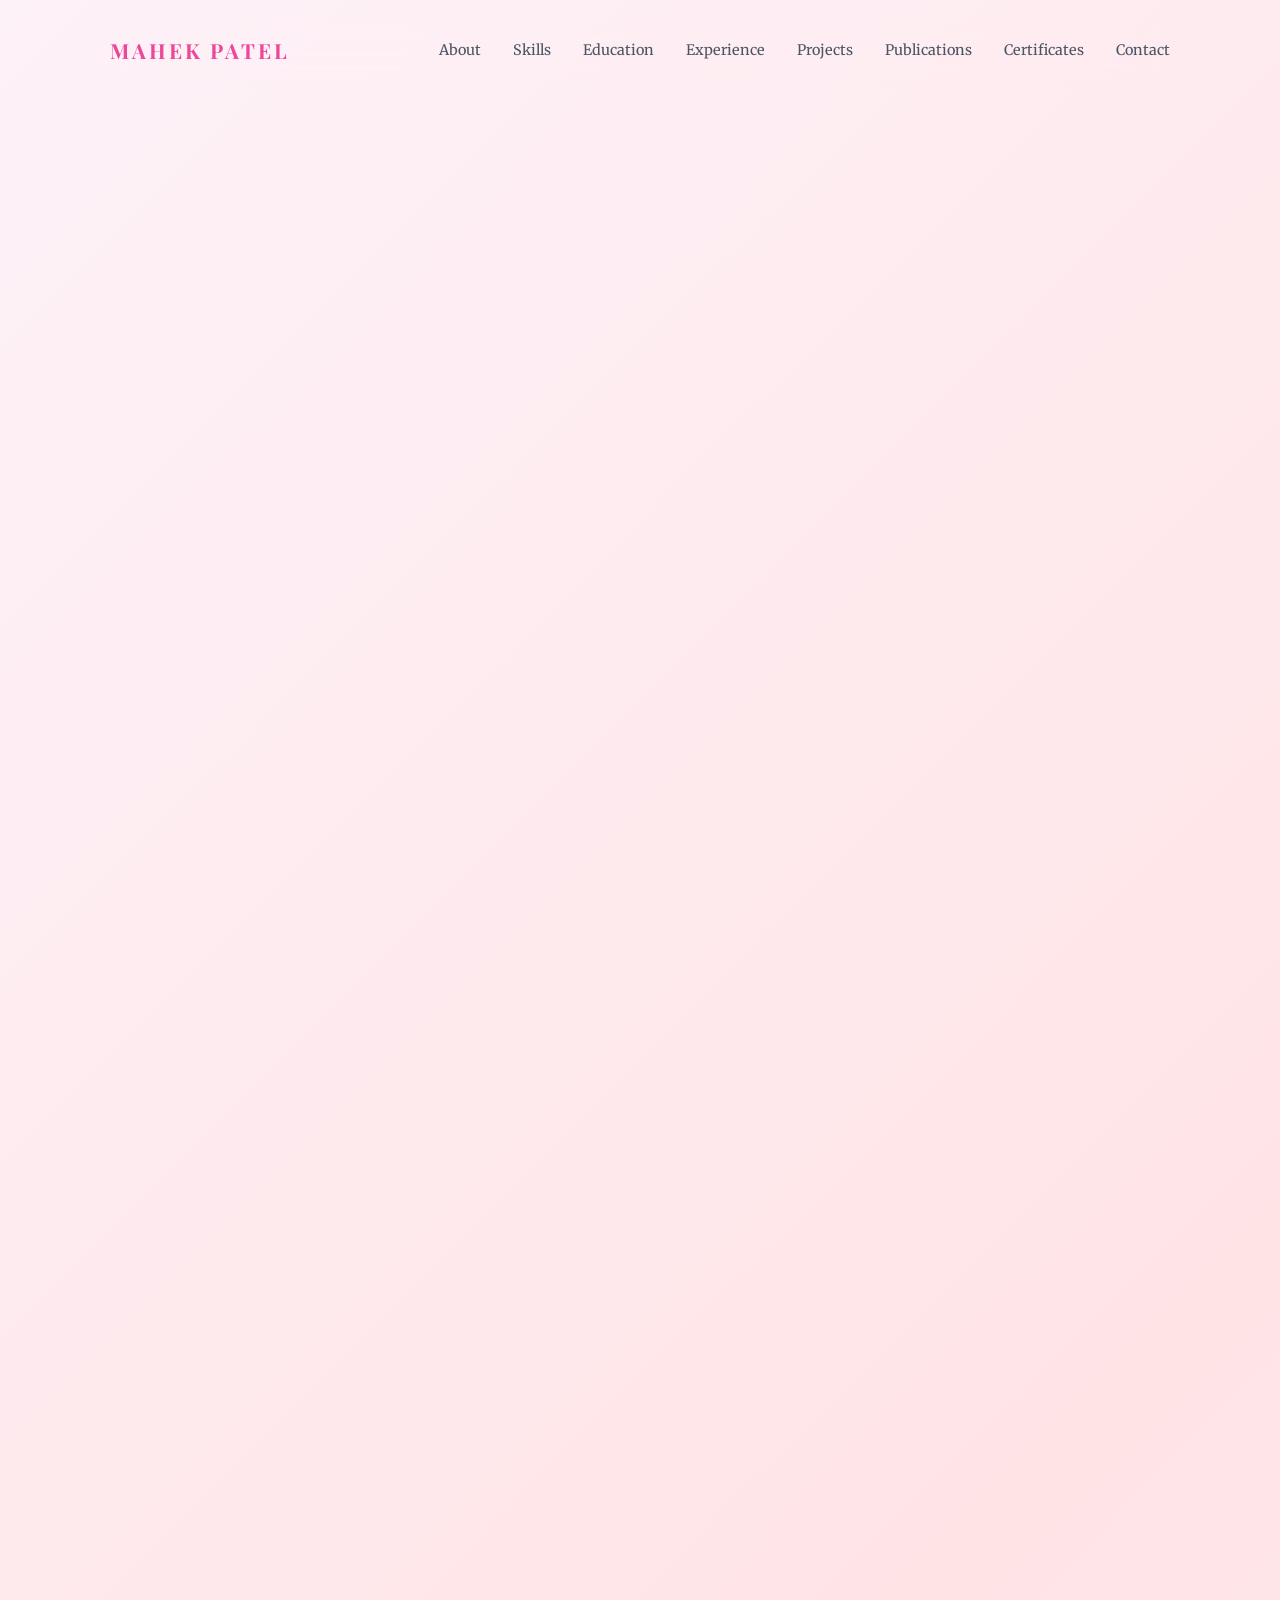
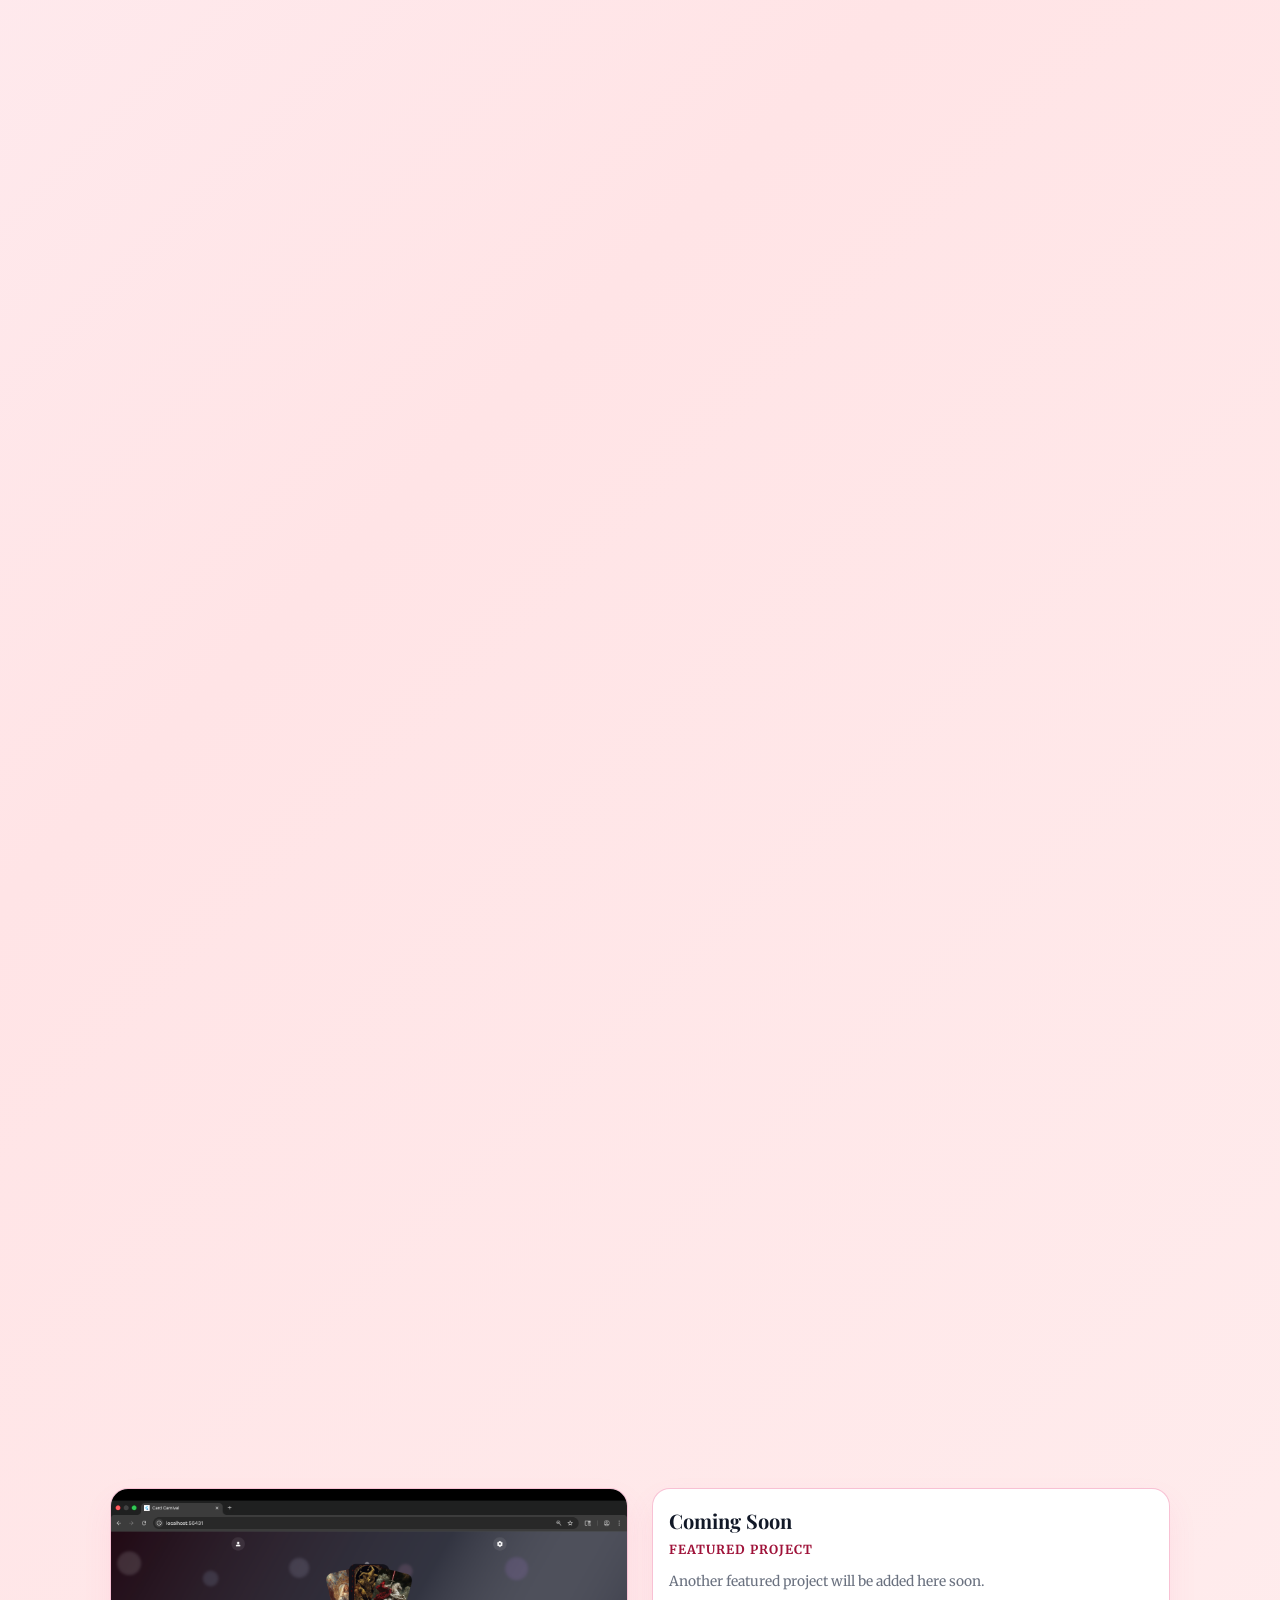
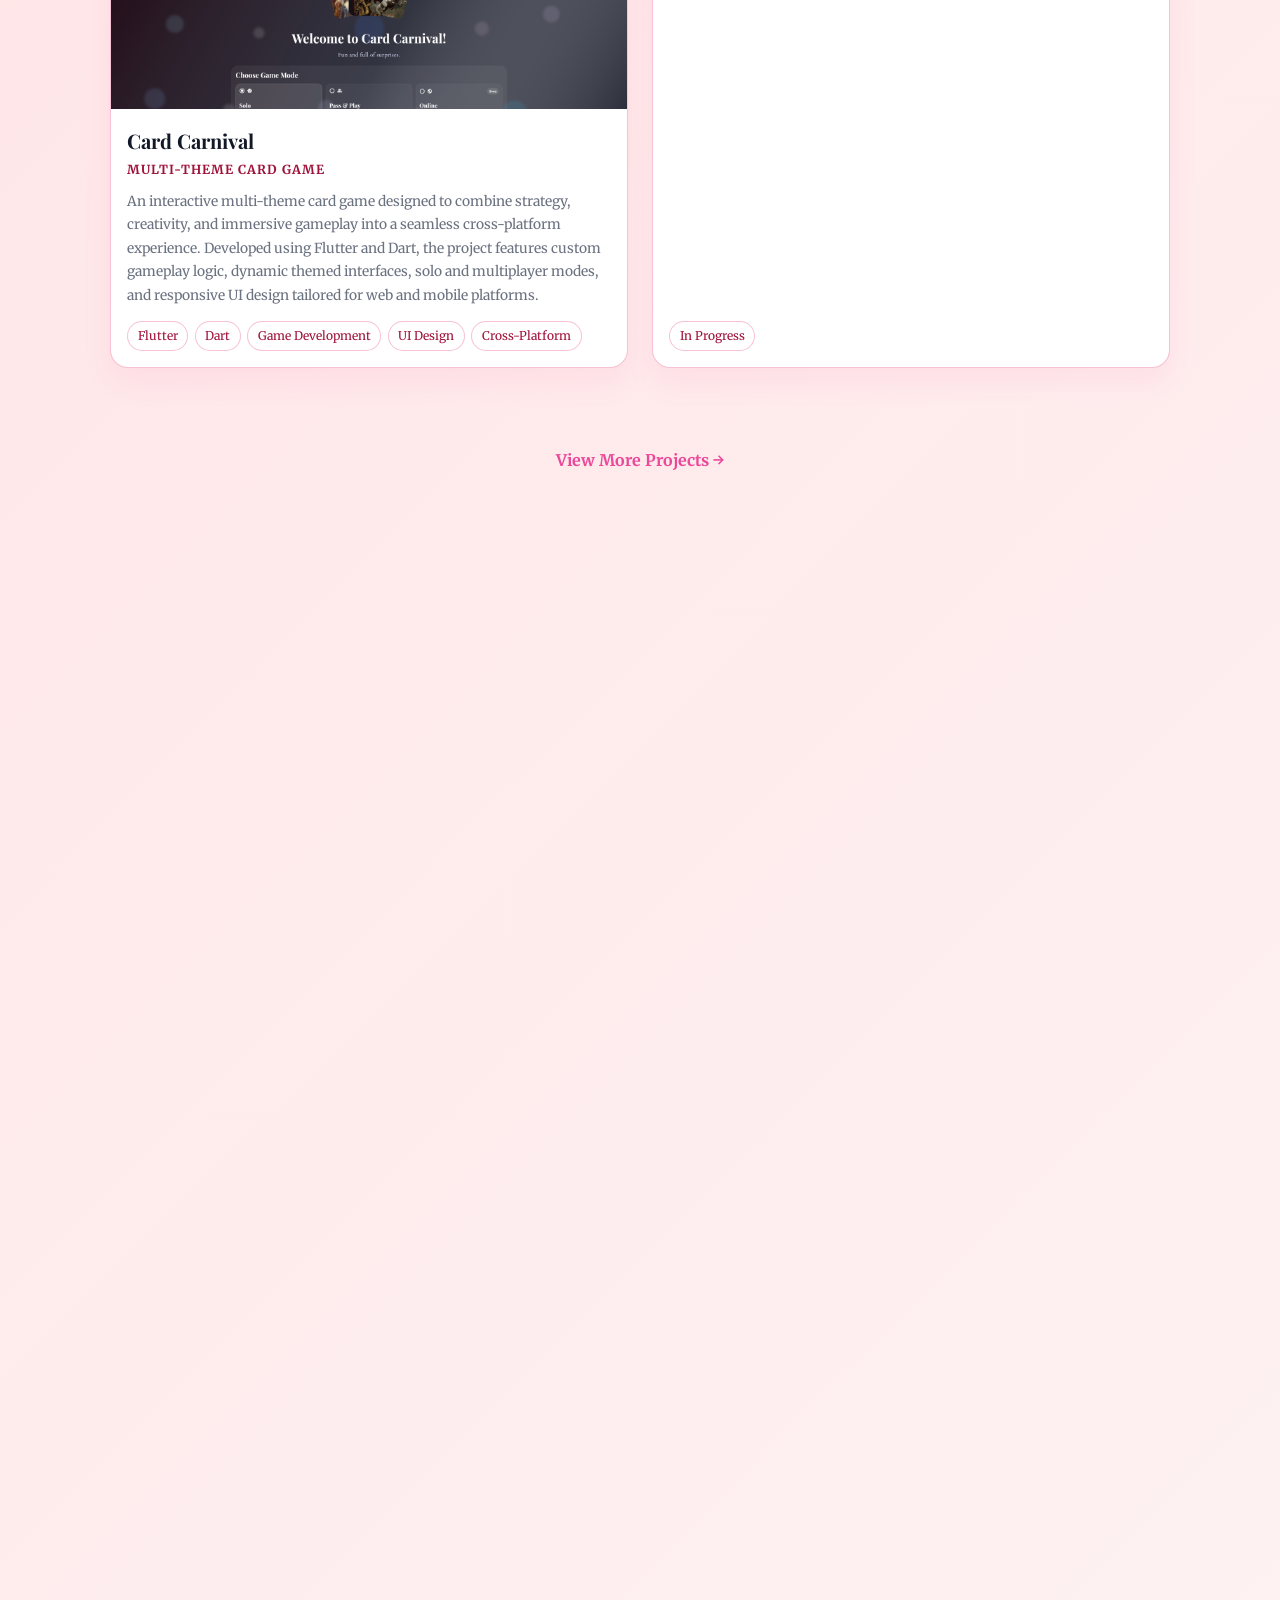
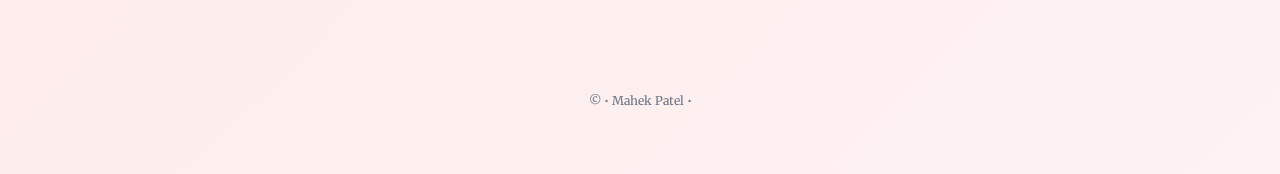
<file: index.html>
<!DOCTYPE html>
<html lang="en">
<head>
  <meta http-equiv="Cache-Control" content="no-cache, no-store, must-revalidate">
  <meta http-equiv="Pragma" content="no-cache">
  <meta http-equiv="Expires" content="0">
  <meta charset="UTF-8" />
  <meta name="viewport" content="width=device-width, initial-scale=1.0" />
  <title>Mahek Patel | Portfolio</title>

  <link rel="preconnect" href="https://fonts.googleapis.com">
  <link rel="preconnect" href="https://fonts.gstatic.com" crossorigin>
  <link href="https://fonts.googleapis.com/css2?family=Playfair+Display:wght@500;600;700&family=Merriweather:wght@300;400;700&display=swap" rel="stylesheet">

  <link rel="stylesheet" href="style.css" />
</head>
<body>
  <div class="page">
    <header>
      <nav class="nav">
        <div class="logo">MAHEK PATEL</div>

        <button class="menu-toggle" id="menuToggle" aria-label="Open navigation menu">
          ☰
        </button>

        <div class="nav-links" id="navLinks">
          <a href="#about">About</a>
          <a href="#skills">Skills</a>
          <a href="#education">Education</a>
          <a href="#experience">Experience</a>
          <a href="#projects">Projects</a>
          <a href="#publications">Publications</a>
          <a href="#certificates">Certificates</a>
          <a href="#contact">Contact</a>
        </div>
      </nav>
    </header>

    <section class="hero" id="about">
      <div class="hero-inner">
        <div class="hero-photo-block">
          <div class="photo-circle">
            <img src="mehek1.jpg" alt="Mahek Patel" />
          </div>
        </div>

        <div class="hero-about-card">
          <h1 class="pink-title">About me!</h1>
          <p>
  I am a graduate student pursuing an <strong>M.S. in Information Technology Management</strong>
  with a foundation in <strong>Information Technology</strong> and
  <strong>Data Science</strong>. Over the years, I have built experience across
  software development, machine learning, analytics, research, and technical projects.
</p>

<p>
  While my journey began in highly technical disciplines, I discovered that what
  excited me most was not simply building solutions, but bringing people together
  to create them. I am naturally drawn to <strong>planning, coordination, communication,
  and leadership</strong>, helping teams navigate challenges and achieve shared goals.
</p>

<p>
  As I continue building my career, I am pursuing opportunities in
  <strong>Project Management, Program Management, and Technology Leadership</strong>,
  with long-term aspirations of growing into strategic leadership roles.
</p>
        </div>
      </div>

      <div class="hero-actions-row">
        <a href="#" class="btn btn-primary">Resume</a>
        <a href="#contact" class="btn btn-outline">Contact</a>
      </div>
    </section>

    <main>
      <section id="skills">
        <h2 class="section-title"><span class="pink-title">Skills</span></h2>
        <div class="skills-grid">
          
          <div class="skills-card">
            <h3>Professional skills</h3>
            <div class="skills-tags scroll-box categorized">
              
              <div class="skill-category">
                <h4>Strategic Communication</h4>
                <div class="category-tags">
                  <span class="skills-tag">Technical Documentation</span>
                  <span class="skills-tag">Project Documentation</span>
                  <span class="skills-tag">Stakeholder Reporting</span>
                  <span class="skills-tag">Data Storytelling</span>
                  <span class="skills-tag">Communication</span>
                </div>
              </div>

              <div class="skill-category">
                <h4>Product Thinking & Research</h4>
                <div class="category-tags">
                  <span class="skills-tag">User-Centered Design</span>
                  <span class="skills-tag">User Feedback Iteration</span>
                  <span class="skills-tag">Rapid Prototyping</span>
                  <span class="skills-tag">Competitive Research</span>
                  <span class="skills-tag">Iterative Game Mechanics</span>
                </div>
              </div>

              <div class="skill-category">
                <h4>Collaboration & Management</h4>
                <div class="category-tags">
                  <span class="skills-tag">Cross-team Collaboration</span>
                  <span class="skills-tag">Project Planning (Gantt)</span>
                  <span class="skills-tag">Requirement Clarification</span>
                  <span class="skills-tag">Team Collaboration</span>
                </div>
              </div>

              <div class="skill-category">
                <h4>Operations & Analytics</h4>
                <div class="category-tags">
                  <span class="skills-tag">Microsoft Office 365</span>
                  <span class="skills-tag">Engagement Metric Analysis</span>
                  <span class="skills-tag">Actionable Insight Generation</span>
                </div>
              </div>

            </div>
          </div>

          <div class="skills-card">
            <h3>Technical skills</h3>
            <div class="skills-tags scroll-box categorized">
              
              <div class="skill-category">
                <h4>Languages</h4>
                <div class="category-tags">
                  <span class="skills-tag">Python</span>
                  <span class="skills-tag">Java</span>
                  <span class="skills-tag">C#</span>
                  <span class="skills-tag">JavaScript</span>
                  <span class="skills-tag">R</span>
                  <span class="skills-tag">SQL</span>
                </div>
              </div>

              <div class="skill-category">
                <h4>AI & Machine Learning</h4>
                <div class="category-tags">
                  <span class="skills-tag">Reinforcement Learning</span>
                  <span class="skills-tag">Sentiment Analysis</span>
                  <span class="skills-tag">Scikit-learn</span>
                  <span class="skills-tag">TensorFlow</span>
                  <span class="skills-tag">Pandas</span>
                  <span class="skills-tag">NumPy</span>
                </div>
              </div>

              <div class="skill-category">
                <h4>Frameworks & Web</h4>
                <div class="category-tags">
                  <span class="skills-tag">React</span>
                  <span class="skills-tag">Flask</span>
                  <span class="skills-tag">HTML</span>
                  <span class="skills-tag">CSS</span>
                  <span class="skills-tag">API Integration</span>
                </div>
              </div>

              <div class="skill-category">
                <h4>Spatial Computing</h4>
                <div class="category-tags">
                  <span class="skills-tag">Unity</span>
                  <span class="skills-tag">AR Game Mechanics</span>
                  <span class="skills-tag">Spatial UI Design</span>
                  <span class="skills-tag">3D Object Manipulation</span>
                </div>
              </div>

              <div class="skill-category">
                <h4>Data & Tools</h4>
                <div class="category-tags">
                  <span class="skills-tag">Power BI</span>
                  <span class="skills-tag">Tableau</span>
                  <span class="skills-tag">Git</span>
                  <span class="skills-tag">Ubuntu</span>
                  <span class="skills-tag">Jupyter Notebooks</span>
                </div>
              </div>

              <div class="skill-category">
                <h4>Methodologies</h4>
                <div class="category-tags">
                  <span class="skills-tag">Agile/Scrum</span>
                  <span class="skills-tag">Data Structures</span>
                </div>
              </div>

            </div>
          </div>
        </div>
      </section>

<section id="experience">
  <h2 class="section-title"><span class="pink-title">Experience</span></h2>

  <div class="experience-list">

    <article class="exp-item">
      <div class="exp-top">
        <div>
          <div class="exp-role">Systems Developer & Coordinator</div>
          <div class="exp-meta-left">Kiwanis International · Kirkland, WA</div>
        </div>
        <div class="exp-meta">Aug 2025 – Present</div>
      </div>

      <p class="exp-summary">
        Led the design and development of fundraising game concepts for a nonprofit organization supporting pediatric cancer research, treatment initiatives, and community assistance programs. Independently managed the project from concept through development while learning new technologies and balancing technical implementation with organizational goals.
      </p>

      <ul class="exp-bullets">
        <li>Designed and developed a fully functional multi-theme card game intended to support fundraising efforts through future monetization and donation-based access models.</li>
        <li>Self-taught game development tools and workflows to transform project concepts into working prototypes.</li>
        <li>Collaborated with organizational stakeholders to align gameplay concepts with fundraising objectives and community engagement goals.</li>
        <li>Delivered a completed card game prototype with a framework prepared for future payment integration.</li>
        <li>Initiated development of a location-based augmented reality experience designed to increase community participation within Kirkland.</li>
        <li>Currently continuing research and development of AR mechanics, Unity workflows, and 3D asset integration.</li>
      </ul>
    </article>

    <article class="exp-item">
      <div class="exp-top">
        <div>
          <div class="exp-role">Marketing Assistant</div>
          <div class="exp-meta-left">John L. Scott Real Estate · Bellevue, WA</div>
        </div>
        <div class="exp-meta">Nov 2025 – Dec 2025</div>
      </div>

      <p class="exp-summary">
        Supported marketing and client engagement initiatives through customer research, CRM management, and digital marketing strategies. Worked closely with leadership to organize client data, improve outreach effectiveness, and create tools that enhanced customer engagement and business visibility.
      </p>

      <ul class="exp-bullets">
        <li>Managed and segmented client information within CRM platforms to support targeted marketing campaigns.</li>
        <li>Created and distributed personalized communications through text and digital outreach channels.</li>
        <li>Conducted market and customer research to identify trends in client inquiries and communication preferences.</li>
        <li>Assisted in promoting educational real estate resources focused on buying, selling, and property transactions.</li>
        <li>Developed a dedicated website to showcase the firm's educational publications and generated QR-code access for simplified sharing.</li>
        <li>Analyzed customer engagement patterns to determine the most effective communication channels.</li>
      </ul>
    </article>

    <article class="exp-item">
      <div class="exp-top">
        <div>
          <div class="exp-role">Marketing Committee Member</div>
          <div class="exp-meta-left">Seattle University ISSC · Seattle, WA</div>
        </div>
        <div class="exp-meta">Sept 2024 – Jul 2025</div>
      </div>

      <p class="exp-summary">
        Collaborated with the International Student Support Council marketing team to develop engagement strategies aimed at strengthening connections across Seattle University's diverse student communities.
      </p>

      <ul class="exp-bullets">
        <li>Participated in brainstorming sessions to develop outreach and engagement initiatives for multicultural student communities.</li>
        <li>Proposed community-building strategies centered around cultural celebrations and shared events.</li>
        <li>Contributed ideas for marketing campaigns tailored to the interests of various student groups.</li>
        <li>Considered budget limitations, university regulations, and event feasibility when evaluating initiatives.</li>
        <li>Worked alongside committee members to create more meaningful campus experiences.</li>
      </ul>
    </article>

    <article class="exp-item">
      <div class="exp-top">
        <div>
          <div class="exp-role">Web Developer Intern</div>
          <div class="exp-meta-left">Spectrics Solutions · Gujarat, India</div>
        </div>
        <div class="exp-meta">Jan 2024 – May 2024</div>
      </div>

      <p class="exp-summary">
        Collaborated on the design and development of a library management web application intended to streamline book borrowing processes and improve student access to library resources.
      </p>

      <ul class="exp-bullets">
        <li>Co-developed a web-based system that linked library book checkouts to student profiles through QR-code functionality.</li>
        <li>Designed automated reminder workflows to help students avoid late-return penalties.</li>
        <li>Coordinated project activities within a team environment to ensure successful completion of deliverables.</li>
        <li>Assisted with software testing, quality review, and usability feedback collection.</li>
        <li>Created technical presentations, project documentation, and research materials.</li>
        <li>Contributed to a comprehensive research thesis documenting project objectives and implementation methodology.</li>
      </ul>
    </article>

    <article class="exp-item">
      <div class="exp-top">
        <div>
          <div class="exp-role">Documentation Coordinator</div>
          <div class="exp-meta-left">D Vivid Consultancy · Gujarat, India</div>
        </div>
        <div class="exp-meta">May 2022 – Aug 2022</div>
      </div>

      <p class="exp-summary">
        Supported international student visa application processes by coordinating documentation workflows, managing application requirements, and ensuring submission readiness across multiple countries.
      </p>

      <ul class="exp-bullets">
        <li>Managed end-to-end documentation preparation and review processes for student visa applications.</li>
        <li>Coordinated with team members responsible for essays, educational records, financial documentation, and appointment scheduling.</li>
        <li>Reviewed and organized complex applicant documentation packages to ensure compliance and accuracy.</li>
        <li>Utilized CRM systems to track client information and support communication workflows.</li>
        <li>Contributed to client acquisition efforts through direct communication and consultation support.</li>
        <li>Assisted students with IELTS preparation strategies and application readiness.</li>
      </ul>
    </article>

  </div>
</section>



  <div class="projects-preview-grid">
    <article class="portfolio-project-card">
      <div class="portfolio-project-image">
        <img src="card-carnival.jpg" alt="Card Carnival game screenshot">
      </div>

      <div class="portfolio-project-content">
        <h3>
  <a
    href="https://github.com/mehek1708/Card-Carnival"
    target="_blank"
    rel="noopener"
    class="project-link"
  >
    Card Carnival
  </a>
</h3>


        <h4>Multi-theme Card Game</h4>

        <p>
          An interactive multi-theme card game designed to combine strategy,
          creativity, and immersive gameplay into a seamless cross-platform
          experience. Developed using Flutter and Dart, the project features
          custom gameplay logic, dynamic themed interfaces, solo and multiplayer
          modes, and responsive UI design tailored for web and mobile platforms.
        </p>

        <div class="project-chip-row">
          <span>Flutter</span>
          <span>Dart</span>
          <span>Game Development</span>
          <span>UI Design</span>
          <span>Cross-Platform</span>
        </div>
      </div>
    </article>

    <article class="portfolio-project-card coming-soon-card">
      <div class="portfolio-project-content">
        <h3>Coming Soon</h3>
        <h4>Featured Project</h4>

        <p>
          Another featured project will be added here soon.
        </p>

        <div class="project-chip-row">
          <span>In Progress</span>
        </div>
      </div>
    </article>
  </div>

  <div class="view-more-projects">
    <a href="projects.html">View More Projects →</a>
  </div>
</section>

      <section id="publications">
        <h2 class="section-title"><span class="pink-title">Publications</span></h2>
        <div class="simple-grid">
          <div class="simple-card">
            <div class="simple-card-title">IT Management: A Leadership Perspective</div>
            <p>
              A research study examining IT management from a leadership perspective,
              focusing on strategic alignment, decision-making, and the role of
              technology in driving organizational success.
            </p>
            <a href="IT ManagementRP.pdf" target="_blank">View Paper</a>
          </div>

          <div class="simple-card">
            <div class="simple-card-title">[Future publication]</div>
            <p>Add another paper, article, or report here later.</p>
          </div>
        </div>
      </section>

      <section id="certificates">
        <h2 class="section-title"><span class="pink-title">Certifications</span></h2>
        <div class="certificates-grid">
          <div class="certificate-feature-card">
            <div class="certificate-info">

              <h3>
                <a
                  href="https://coursera.org/verify/professional-cert/N5PSJ5K02D8L"
                  target="_blank"
                  rel="noopener"
                  class="certificate-title-link"
                >
                  Google Project Management
                </a>
              </h3>

              <div class="certificate-meta-row">
                <span>Google</span>
                <span>Coursera</span>
                <span>Credly</span>
              </div>

              <div class="certificate-actions">
                <a href="google-pm.html" class="cert-link cert-link-secondary">
                  Explore Coursework →
                </a>
              </div>
            </div>

            <div class="certificate-badge-wrap">
              <img
                src="google-pm-badge.png"
                alt="Google Project Management Certificate badge"
                class="certificate-badge"
              />
            </div>
          </div>

<div class="certificate-feature-card">
  <div class="certificate-info">

    <h3>
      <a
        href="AI for Students.pdf"
        target="_blank"
        class="certificate-title-link"
      >
        AI Fluency for Students
      </a>
    </h3>

    <div class="certificate-meta-row">
      <span>Anthropic</span>
      <span>Generative AI</span>
      <span>Prompt Engineering</span>
    </div>

  </div>

<div class="certificate-badge-wrap">
  <img
    src="AI for students.png"
    alt="AI Fluency for Students"
    class="certificate-badge"
  />
</div>
</div>

        </div>
      </section>

      <section id="contact">
        <h2 class="section-title"><span class="pink-title">Contact me</span></h2>
        <div class="contact-layout">
          <div class="contact-links">
            <div class="contact-pill">
              <div class="contact-label">Email</div>
              <div class="contact-value">
                <a href="mailto:mehekp1708@outlook.com">mehekp1708@outlook.com</a>
              </div>
            </div>

            <div class="contact-pill">
              <div class="contact-label">GitHub</div>
              <div class="contact-value">
                <a href="https://github.com/mehek1708" target="_blank" rel="noopener">github.com/mehek1708</a>
              </div>
            </div>

            <div class="contact-pill">
              <div class="contact-label">LinkedIn</div>
              <div class="contact-value">
                <a href="https://www.linkedin.com/in/mahek-patel051224/" target="_blank" rel="noopener">
                  linkedin.com/in/mahek-patel051224/
                </a>
              </div>
            </div>

            <div class="contact-pill">
              <div class="contact-label">Location</div>
              <div class="contact-value">Seattle area · WA, USA</div>
            </div>
          </div>

          <div class="contact-form">
            <h3>Contact me form</h3>
            <form>
              <div class="form-grid form-grid-two">
                <div>
                  <label for="name">Name</label>
                  <input id="name" type="text" placeholder="Your name" />
                </div>
                <div>
                  <label for="email">Email</label>
                  <input id="email" type="email" placeholder="Your email" />
                </div>
              </div>

              <div class="form-grid">
                <div>
                  <label for="subject">Subject</label>
                  <input id="subject" type="text" placeholder="What is this about?" />
                </div>
                <div>
                  <label for="message">Message</label>
                  <textarea id="message" placeholder="Write your message here..."></textarea>
                </div>
              </div>

              <div class="form-submit">
                <button type="submit" class="btn btn-primary">Send</button>
              </div>
            </form>
          </div>
        </div>
      </section>
    </main>

    <footer>
      © <span id="year"></span> • Mahek Patel • 
    </footer>
  </div>

  <script src="script.js"></script>
</body>
</html>
</file>
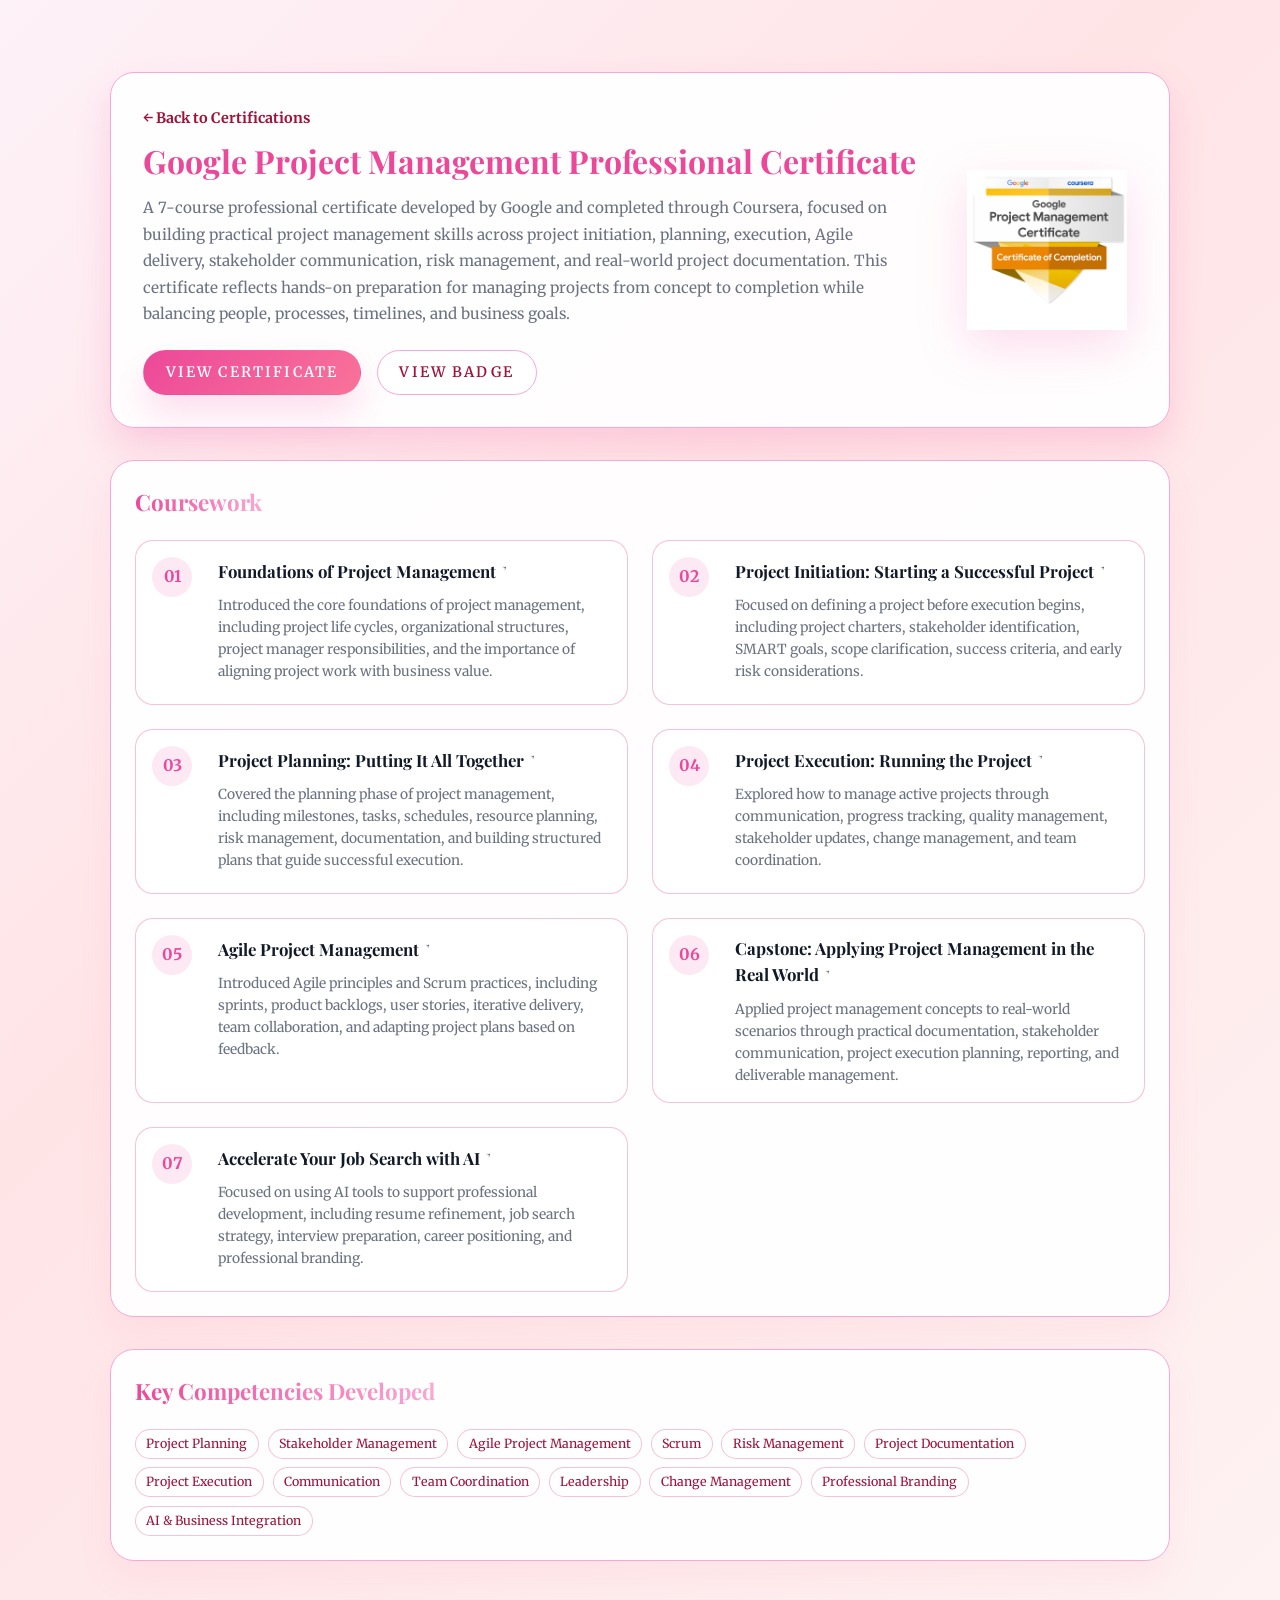
<file: google-pm.html>
<!DOCTYPE html>
<html lang="en">
<head>
  <meta http-equiv="Cache-Control" content="no-cache, no-store, must-revalidate">
  <meta http-equiv="Pragma" content="no-cache">
  <meta http-equiv="Expires" content="0">
  <meta charset="UTF-8" />
  <meta name="viewport" content="width=device-width, initial-scale=1.0" />
  <title>Google Project Management Professional Certificate</title>

  <link rel="preconnect" href="https://fonts.googleapis.com">
  <link rel="preconnect" href="https://fonts.gstatic.com" crossorigin>
  <link href="https://fonts.googleapis.com/css2?family=Playfair+Display:wght@500;600;700&family=Merriweather:wght@300;400;700&display=swap" rel="stylesheet">

  <link rel="stylesheet" href="style.css" />
</head>
<body>
  <div class="page pm-page">
    <main>
      <section class="pm-hero-card">
        <div class="pm-hero-content">
          <a href="index.html#certificates" class="pm-back-link">← Back to Certifications</a>

          <h1 class="pm-hero-title">Google Project Management Professional Certificate</h1>

          <p class="pm-hero-description">
            A 7-course professional certificate developed by Google and completed through Coursera, focused on building practical project management skills across project initiation, planning, execution, Agile delivery, stakeholder communication, risk management, and real-world project documentation. This certificate reflects hands-on preparation for managing projects from concept to completion while balancing people, processes, timelines, and business goals.
          </p>

          <div class="pm-hero-actions">
            <a href="https://coursera.org/verify/professional-cert/N5PSJ5K02D8L" class="btn btn-primary" target="_blank" rel="noopener">View Certificate</a>

            <a href="https://www.credly.com/badges/1ffbe17c-ddbf-4c29-afb2-379d95bdb34b/public_url" class="btn btn-outline" target="_blank" rel="noopener">View Badge</a>
          </div>
        </div>

        <div class="pm-hero-badge">
          <img src="google-pm-badge.png" alt="Google Project Management Certificate badge">
        </div>
      </section>

      <section class="pm-course-section">
        <h2 class="section-title"><span class="pink-title">Coursework</span></h2>

        <div class="pm-course-grid">
          <article class="pm-course-card">
            <div class="pm-course-number">01</div>
            <div class="pm-course-content">
              <h3>
                <a href="https://coursera.org/verify/ZXHAHRNMK3M8" target="_blank" rel="noopener" class="pm-course-title">Foundations of Project Management</a>
              </h3>
              <p class="pm-course-overview">Introduced the core foundations of project management, including project life cycles, organizational structures, project manager responsibilities, and the importance of aligning project work with business value.</p>
            </div>
          </article>

          <article class="pm-course-card">
            <div class="pm-course-number">02</div>
            <div class="pm-course-content">
              <h3>
                <a href="https://coursera.org/verify/3BQQKJAVER0O" target="_blank" rel="noopener" class="pm-course-title">Project Initiation: Starting a Successful Project</a>
              </h3>
              <p class="pm-course-overview">Focused on defining a project before execution begins, including project charters, stakeholder identification, SMART goals, scope clarification, success criteria, and early risk considerations.</p>
            </div>
          </article>

          <article class="pm-course-card">
            <div class="pm-course-number">03</div>
            <div class="pm-course-content">
              <h3>
                <a href="https://coursera.org/verify/REMQBWR0UDBH" target="_blank" rel="noopener" class="pm-course-title">Project Planning: Putting It All Together</a>
              </h3>
              <p class="pm-course-overview">Covered the planning phase of project management, including milestones, tasks, schedules, resource planning, risk management, documentation, and building structured plans that guide successful execution.</p>
            </div>
          </article>

          <article class="pm-course-card">
            <div class="pm-course-number">04</div>
            <div class="pm-course-content">
              <h3>
                <a href="https://coursera.org/verify/H2S6U4J7YNXE" target="_blank" rel="noopener" class="pm-course-title">Project Execution: Running the Project</a>
              </h3>
              <p class="pm-course-overview">Explored how to manage active projects through communication, progress tracking, quality management, stakeholder updates, change management, and team coordination.</p>
            </div>
          </article>

          <article class="pm-course-card">
            <div class="pm-course-number">05</div>
            <div class="pm-course-content">
              <h3>
                <a href="https://coursera.org/verify/7DY4LZ7IQ96A" target="_blank" rel="noopener" class="pm-course-title">Agile Project Management</a>
              </h3>
              <p class="pm-course-overview">Introduced Agile principles and Scrum practices, including sprints, product backlogs, user stories, iterative delivery, team collaboration, and adapting project plans based on feedback.</p>
            </div>
          </article>

          <article class="pm-course-card">
            <div class="pm-course-number">06</div>
            <div class="pm-course-content">
              <h3>
                <a href="https://coursera.org/verify/HS22S6XLD8SM" target="_blank" rel="noopener" class="pm-course-title">Capstone: Applying Project Management in the Real World</a>
              </h3>
              <p class="pm-course-overview">Applied project management concepts to real-world scenarios through practical documentation, stakeholder communication, project execution planning, reporting, and deliverable management.</p>
            </div>
          </article>

          <article class="pm-course-card">
            <div class="pm-course-number">07</div>
            <div class="pm-course-content">
              <h3>
                <a href="https://coursera.org/verify/A7KRHVIM6BGQ" target="_blank" rel="noopener" class="pm-course-title">Accelerate Your Job Search with AI</a>
              </h3>
              <p class="pm-course-overview">Focused on using AI tools to support professional development, including resume refinement, job search strategy, interview preparation, career positioning, and professional branding.</p>
            </div>
          </article>

        </div>
      </section>

      <section class="pm-skills-section">
        <h2 class="section-title"><span class="pink-title">Key Competencies Developed</span></h2>

        <div class="pm-skills-row">
          <span>Project Planning</span>
          <span>Stakeholder Management</span>
          <span>Agile Project Management</span>
          <span>Scrum</span>
          <span>Risk Management</span>
          <span>Project Documentation</span>
          <span>Project Execution</span>
          <span>Communication</span>
          <span>Team Coordination</span>
          <span>Leadership</span>
          <span>Change Management</span>
          <span>Professional Branding</span>
          <span>AI &amp; Business Integration</span>
        </div>
      </section>
    </main>
  </div>
</body>
</html>
</file>
<file: style.css>
/* =========================
   1. ROOT VARIABLES
   ========================= */

:root {
  --bg: #fdf2f8;
  --bg-alt: #ffe4e6;
  --card: rgba(255, 255, 255, 0.92);
  --accent: #ec4899;
  --accent-soft: rgba(236, 72, 153, 0.12);
  --text: #111827;
  --muted: #6b7280;
  --border: #f9a8d4;
  --deep-pink: #9f1239;
  --radius-lg: 18px;
  --radius-xl: 999px;
  --shadow-soft: 0 18px 35px rgba(236, 72, 153, 0.18);
}

/* =========================
   2. GLOBAL RESET
   ========================= */

* {
  box-sizing: border-box;
  margin: 0;
  padding: 0;
  scroll-behavior: smooth;
}

body {
  font-family: "Merriweather", serif;
  background: linear-gradient(135deg, #fdf2f8 0%, #ffe4e6 40%, #fef2f2 100%);
  color: var(--text);
  line-height: 1.6;
}

a {
  color: inherit;
  text-decoration: none;
}

.page {
  max-width: 1100px;
  margin: 0 auto;
  padding: 1.5rem 1.25rem 3rem;
}

/* =========================
   3. HEADER / NAVIGATION
   ========================= */

header {
  position: sticky;
  top: 0;
  z-index: 20;
  backdrop-filter: blur(10px);
  background: transparent;
  padding: 0.8rem 0;
}

nav.nav {
  width: 100%;
  display: flex;
  justify-content: space-between;
  align-items: center;
  gap: 1rem;
}

.logo {
  font-family: "Playfair Display", serif;
  font-weight: 700;
  letter-spacing: 0.14em;
  font-size: 1.3rem;
  color: var(--accent);
  text-transform: uppercase;
  white-space: nowrap;
  transform: translateY(-3px);
  transition: letter-spacing 0.3s ease, color 0.3s ease;
}

.logo:hover {
  letter-spacing: 0.18em;
  color: #db2777;
}

.nav-links {
  display: flex;
  justify-content: flex-end;
  align-items: center;
  gap: 2rem;
  flex-grow: 1;
  flex-wrap: wrap;
}

.nav-links a {
  padding-bottom: 0.25rem;
  border-bottom: 2px solid transparent;
  color: #4b5563;
  transition: 0.15s ease;
  font-size: 0.9rem;
}

.nav-links a:hover {
  color: var(--accent);
  border-color: var(--accent);
}

.menu-toggle {
  display: none;
  border: none;
  background: transparent;
  font-size: 1.8rem;
  color: var(--accent);
  cursor: pointer;
}

/* =========================
   4. MOBILE NAVIGATION
   ========================= */

@media (max-width: 780px) {
  header {
    padding: 0.7rem 0;
  }

  nav.nav {
    flex-direction: row;
    justify-content: space-between;
    align-items: center;
    position: relative;
  }

  .logo {
    font-size: 1.05rem;
  }

  .menu-toggle {
    display: block;
  }

  .nav-links {
    display: none;
    position: absolute;
    top: 100%;
    right: 0;
    width: 220px;
    flex-direction: column;
    gap: 0.8rem;
    padding: 1rem;
    margin-top: 0.5rem;
    border: 1px solid rgba(248, 187, 208, 0.9);
    border-radius: 18px;
    background: rgba(255, 255, 255, 0.96);
    box-shadow: 0 16px 30px rgba(236, 72, 153, 0.15);
    text-align: right;
    z-index: 50;
  }

  .nav-links.active {
    display: flex;
  }
}

/* =========================
   5. SHARED STYLES
   ========================= */

.pink-title {
  background: linear-gradient(90deg, #ec4899, #f9a8d4);
  background-clip: text;
  -webkit-background-clip: text;
  color: transparent;
  display: inline-block;
}

main {
  display: grid;
  gap: 3.5rem;
  margin-top: 4rem;
}

section {
  border-radius: 24px;
  border: 1px solid var(--border);
  background: var(--card);
  padding: 1.5rem 1.5rem 1.6rem;
  box-shadow: 0 18px 35px rgba(248, 113, 150, 0.08);
}

.section-title {
  font-family: "Playfair Display", serif;
  font-size: 1.4rem;
  margin-bottom: 0.9rem;
  opacity: 0;
  transform: translateY(15px);
  transition:
    opacity 0.7s ease,
    transform 0.7s ease,
    letter-spacing 0.3s ease;
}

/* =========================
   6. HERO SECTION
   ========================= */

.hero {
  margin-top: 2rem;
  margin-bottom: 1rem;
  border-radius: 24px;
  border: 1px solid var(--border);
  background: var(--card);
  box-shadow: var(--shadow-soft);
  padding: 2.5rem;
}

.hero-inner {
  display: grid;
  gap: 3rem;
  align-items: center;
}

@media (min-width: 820px) {
  .hero {
    min-height: 520px;
    display: flex;
    flex-direction: column;
    justify-content: center;
  }

  .hero-inner {
    grid-template-columns: minmax(0, 1.2fr) minmax(0, 1.8fr);
  }
}

.hero-photo-block {
  display: flex;
  flex-direction: column;
  align-items: center;
  gap: 0.9rem;
  animation: heroPhotoIn 1s ease-out;
}

.photo-circle {
  width: 300px;
  height: 300px;
  border-radius: 50%;
  border: 2px solid rgba(249, 168, 212, 0.7);
  background: radial-gradient(circle at 30% 30%, #fee2e2, #fecaca);
  display: flex;
  align-items: center;
  justify-content: center;
  overflow: hidden;
  box-shadow: 0 20px 35px rgba(236, 72, 153, 0.18);
  transition: transform 0.35s ease, box-shadow 0.35s ease;
}

.photo-circle:hover {
  transform: scale(1.035);
  box-shadow: 0 25px 45px rgba(236, 72, 153, 0.28);
}

.photo-circle img {
  width: 100%;
  height: 100%;
  object-fit: cover;
  object-position: 65% 25%;
}

.hero-about-card {
  border-radius: 18px;
  border: 1px solid rgba(249, 168, 212, 0.8);
  background: rgba(255, 255, 255, 0.98);
  padding: 2rem;
  animation: heroTextIn 1s ease-out;
}

.hero-about-card h1 {
  font-family: "Playfair Display", serif;
  font-size: 1.6rem;
  margin-bottom: 0.6rem;
}

.hero-about-card p {
  font-size: 1rem;
  color: var(--muted);
}

.hero-about-card p + p {
  margin-top: 0.75rem;
}

.hero-actions-row {
  margin-top: 1.3rem;
  display: flex;
  justify-content: center;
  gap: 1.2rem;
  flex-wrap: wrap;
  animation: heroButtonsIn 1.2s ease-out;
}

/* =========================
   7. BUTTONS
   ========================= */

.btn {
  border-radius: var(--radius-xl);
  padding: 0.6rem 1.35rem;
  font-size: 0.9rem;
  border: 1px solid transparent;
  display: inline-flex;
  align-items: center;
  justify-content: center;
  cursor: pointer;
  background: none;
  color: var(--text);
  transition: transform 0.25s ease, box-shadow 0.25s ease, filter 0.25s ease;
  text-transform: uppercase;
  letter-spacing: 0.15em;
  font-weight: 600;
}

.btn:hover {
  transform: translateY(-3px);
}

.btn-primary {
  background: linear-gradient(135deg, #ec4899, #f9739a);
  box-shadow: var(--shadow-soft);
  color: #fff;
}

.btn-primary:hover {
  filter: brightness(1.05);
  box-shadow: 0 22px 35px rgba(236, 72, 153, 0.28);
}

.btn-outline {
  border-color: var(--border);
  background: #fff;
  color: var(--deep-pink);
}

.btn-outline:hover {
  background: #fdf2f8;
}

/* =========================
   8. SKILLS SECTION
   ========================= */

#skills {
  padding-bottom: 2.4rem;
}

.skills-grid {
  display: flex;
  flex-wrap: wrap;
  gap: 1.8rem;
  align-items: stretch;
}

.skills-card {
  height: 260px;
  flex: 1;
  min-width: 280px;
  display: flex;
  flex-direction: column;
  border-radius: var(--radius-lg);
  border: 1px solid rgba(248, 187, 208, 0.9);
  background: #fff;
  padding: 1rem 1.1rem;
  transition: transform 0.3s ease, box-shadow 0.3s ease, border-color 0.3s ease;
}

.skills-card:hover {
  transform: translateY(-6px);
  border-color: var(--accent);
  box-shadow: 0 20px 35px rgba(236, 72, 153, 0.16);
}

.skills-card h3 {
  font-family: "Playfair Display", serif;
  font-size: 1.05rem;
  margin-bottom: 0.5rem;
}

.skills-tags {
  display: flex;
  flex-wrap: wrap;
  gap: 0.4rem;
}

.skills-tag {
  font-size: 0.8rem;
  border-radius: var(--radius-xl);
  border: 1px solid rgba(248, 187, 208, 0.9);
  padding: 0.2rem 0.6rem;
  background: #fff;
  color: var(--deep-pink);
  transition: transform 0.25s ease, background 0.25s ease, box-shadow 0.25s ease;
}

.skills-tag:hover {
  transform: translateY(-3px);
  background: var(--accent-soft);
  box-shadow: 0 10px 18px rgba(236, 72, 153, 0.16);
}

.skill-category {
  width: 100%;
  margin-bottom: 1rem;
  padding: 0.5rem;
  border-radius: 12px;
  transition: all 0.3s ease;
}

.skill-category:hover {
  background: rgba(236, 72, 153, 0.06);
}

.skill-category h4 {
  font-family: "Merriweather", serif;
  font-size: 0.75rem;
  text-transform: uppercase;
  letter-spacing: 0.08em;
  color: var(--deep-pink);
  margin-bottom: 0.4rem;
  border-bottom: 1px solid rgba(249, 168, 212, 0.3);
  padding-bottom: 2px;
  transition: color 0.3s ease;
}

.skill-category:hover h4 {
  color: #db2777;
}

.skill-category:hover .skills-tag {
  border-color: rgba(236, 72, 153, 0.45);
}

.category-tags {
  display: flex;
  flex-wrap: wrap;
  gap: 0.4rem;
}

.skills-tags.scroll-box.categorized {
  display: block;
}

.skills-tags.scroll-box {
  flex-grow: 1;
  overflow-y: auto;
  padding-right: 0.5rem;
  scrollbar-gutter: stable;
}

.skills-tags.scroll-box::-webkit-scrollbar {
  width: 6px;
}

.skills-tags.scroll-box::-webkit-scrollbar-thumb {
  background: rgba(236, 72, 153, 0.35);
  border-radius: 10px;
}

.skills-tags.scroll-box::-webkit-scrollbar-track {
  background: rgba(249, 168, 212, 0.12);
  border-radius: 10px;
}

/* =========================
   9. EDUCATION & EXPERIENCE
   ========================= */

.experience-list {
  display: grid;
  gap: 2rem;
}

.exp-item {
  border-radius: var(--radius-lg);
  border: 1px solid rgba(248, 187, 208, 0.9);
  background: #fff;
  padding: 0.9rem 1rem;
  transition:
    transform 0.3s ease,
    box-shadow 0.3s ease,
    border-color 0.3s ease;
}

.exp-item:hover {
  transform: translateY(-5px);
  border-color: var(--accent);
  box-shadow: 0 18px 30px rgba(236, 72, 153, 0.12);
}

.exp-top {
  display: flex;
  justify-content: space-between;
  gap: 1rem;
  margin-bottom: 0.4rem;
  flex-wrap: wrap;
  align-items: flex-start;
}

.exp-role {
  font-weight: 700;
  font-size: 0.98rem;
}

.exp-meta {
  font-size: 0.78rem;
  color: #9f1239;
  text-align: right;
  white-space: nowrap;

  display: inline-flex;
  align-items: center;

  padding: 0.35rem 0.8rem;

  border: 1px solid rgba(248, 187, 208, 0.9);
  border-radius: 999px;

  background: rgba(236, 72, 153, 0.06);

  font-weight: 600;
}

.exp-item:hover .exp-meta {
  background: rgba(236, 72, 153, 0.12);
  transform: translateY(-1px);
  transition: 0.25s ease;
}

.exp-meta-left {
  font-size: 0.88rem;
  color: #6b7280;
  font-style: italic;
  font-weight: 500;
  text-align: left;
  margin-top: 0.15rem;
}

.exp-summary {
  margin-top: 0.8rem;
  margin-bottom: 0.8rem;
  line-height: 1.7;
}

.exp-summary {
  font-size: 0.86rem;
  color: var(--muted);
  margin-bottom: 0.35rem;
}

.exp-bullets {
  padding-left: 1.1rem;
  font-size: 0.85rem;
  color: var(--muted);
}

.exp-bullets li {
  margin-bottom: 0.2rem;
}

.education-item .exp-summary {
  margin-top: 0.45rem;
}

.edu-header {
  display: flex;
  justify-content: space-between;
  align-items: flex-start;
  gap: 1.5rem;
  flex-wrap: wrap;
}

.edu-left {
  text-align: left;
}

.edu-school {
  font-weight: 700;
  font-size: 1.05rem;
  text-transform: uppercase;
  letter-spacing: 0.02em;
  color: var(--text);
  transition: color 0.3s ease;
}

.education-item:hover .edu-school {
  color: var(--accent);
}

.edu-degree {
  font-style: italic;
  font-size: 1rem;
  color: #4b5563;
}

.edu-right {
  text-align: right;
  font-style: italic;
  color: #4b5563;
  white-space: nowrap;
}

@media (max-width: 700px) {
  .edu-header {
    flex-direction: column;
  }

  .edu-right {
    text-align: left;
    white-space: normal;
  }
}

/* =========================
   10. PROJECTS SECTION
   ========================= */

.projects-preview-grid {
  display: grid;
  grid-template-columns: repeat(2, minmax(0, 1fr));
  gap: 1.5rem;
}

.portfolio-project-card {
  border-radius: var(--radius-lg);
  border: 1px solid rgba(248, 187, 208, 0.9);
  background: #fff;
  overflow: hidden;
  box-shadow: 0 14px 30px rgba(236, 72, 153, 0.08);
  display: flex;
  flex-direction: column;
  transition: 0.25s ease;
}

.portfolio-project-card:hover {
  transform: translateY(-4px);
  box-shadow: 0 20px 38px rgba(236, 72, 153, 0.15);
}

.portfolio-project-image {
  width: 100%;
  height: 220px;
  overflow: hidden;
}

.portfolio-project-image img {
  width: 100%;
  height: 100%;
  object-fit: cover;
  object-position: top center;
  display: block;
}

.portfolio-project-content {
  padding: 1rem;
  display: flex;
  flex-direction: column;
  flex-grow: 1;
}

.portfolio-project-content h3 {
  font-family: "Playfair Display", serif;
  font-size: 1.25rem;
  color: var(--text);
  margin-bottom: 0.15rem;
}

.portfolio-project-content h4 {
  font-size: 0.78rem;
  color: var(--deep-pink);
  text-transform: uppercase;
  letter-spacing: 0.08em;
  margin-bottom: 0.65rem;
}

.portfolio-project-content p {
  font-size: 0.86rem;
  color: var(--muted);
  line-height: 1.7;
  margin-bottom: 0.9rem;
}

.project-link {
  color: inherit;
  text-decoration: none;
  cursor: pointer;
  transition: 0.2s ease;
}

.project-link:hover {
  color: var(--accent);
  text-decoration: underline;
}

.project-link::after {
  content: "↗";
  font-size: 0.55em;
  margin-left: 4px;
  opacity: 0;
  transition: all 0.2s ease;
  vertical-align: super;
}

.project-link:hover::after {
  opacity: 1;
}

.portfolio-project-card:hover .project-link {
  color: var(--accent);
}

.project-chip-row {
  display: flex;
  flex-wrap: wrap;
  gap: 0.4rem;
  margin-top: auto;
}

.project-chip-row span {
  font-size: 0.75rem;
  color: var(--deep-pink);
  border: 1px solid rgba(248, 187, 208, 0.9);
  border-radius: var(--radius-xl);
  padding: 0.25rem 0.6rem;
  background: #fff;
}

.coming-soon-card {
  justify-content: center;
  min-height: 100%;
}

.view-more-projects {
  text-align: center;
  margin-top: 1.5rem;
}

.view-more-projects a {
  color: var(--accent);
  font-weight: 700;
}

@media (max-width: 780px) {
  .projects-preview-grid {
    grid-template-columns: 1fr;
  }
}

/* =========================
   11. PUBLICATIONS & CERTIFICATIONS
   ========================= */

.simple-grid {
  display: grid;
  gap: 1rem;
}

@media (min-width: 720px) {
  .simple-grid {
    grid-template-columns: repeat(2, minmax(0, 1fr));
  }
}

.simple-card {
  border-radius: var(--radius-lg);
  border: 1px solid rgba(248, 187, 208, 0.9);
  background: #fff;
  padding: 0.85rem 1rem;
  font-size: 0.86rem;
  color: var(--muted);
}

.simple-card-title {
  font-weight: 700;
  margin-bottom: 0.25rem;
  color: #374151;
}

.simple-card a {
  display: inline-block;
  margin-top: 0.45rem;
  color: var(--deep-pink);
  font-weight: 600;
}

.cert-logo-box {
  width: 40px;
  height: 40px;
  border-radius: 12px;
  border: 1px solid rgba(248, 187, 208, 0.9);
  background: #fdf2f8;
  display: inline-flex;
  align-items: center;
  justify-content: center;
  font-size: 0.7rem;
  margin-right: 0.5rem;
}

.certificates-grid {
  display: grid;
  grid-template-columns: repeat(2, minmax(0, 1fr));
  gap: 1.5rem;
}

@media (max-width: 780px) {
  .certificates-grid {
    grid-template-columns: 1fr;
  }
}

.certificate-feature-card {
  display: grid;
  grid-template-columns: minmax(0, 1fr) 150px;
  gap: 1rem;
  align-items: center;
  border-radius: var(--radius-lg);
  border: 1px solid rgba(248, 187, 208, 0.9);
  background: #fff;
  padding: 1rem;
  box-shadow: 0 14px 30px rgba(236, 72, 153, 0.08);
  transition:
    transform 0.3s ease,
    box-shadow 0.3s ease,
    border-color 0.3s ease;
}

.certificate-feature-card:hover {
  transform: translateY(-6px);
  border-color: var(--accent);
  box-shadow: 0 22px 38px rgba(236, 72, 153, 0.16);
}

.certificate-label {
  font-size: 0.75rem;
  text-transform: uppercase;
  letter-spacing: 0.12em;
  color: var(--deep-pink);
  font-weight: 700;
  margin-bottom: 0.35rem;
}

.certificate-info h3 {
  font-family: "Playfair Display", serif;
  font-size: 1.35rem;
  margin-bottom: 0.55rem;
  color: var(--text);
}

.certificate-title-link {
  color: inherit;
  text-decoration: none;
  transition: color 0.2s ease;
}

.certificate-title-link::after {
  content: "↗";
  font-size: 0.55em;
  margin-left: 4px;
  vertical-align: super;
  opacity: 0.7;
}

.certificate-title-link:hover {
  color: var(--accent);
  text-decoration: underline;
}

.certificate-info p {
  color: var(--muted);
  font-size: 0.9rem;
  line-height: 1.7;
}

.certificate-meta-row {
  display: flex;
  flex-wrap: wrap;
  gap: 0.45rem;
  margin-top: 0.9rem;
}

.certificate-meta-row span {
  font-size: 0.75rem;
  color: var(--deep-pink);
  border: 1px solid rgba(248, 187, 208, 0.9);
  border-radius: var(--radius-xl);
  padding: 0.25rem 0.65rem;
  background: #fff;
}

.certificate-actions {
  display: flex;
  flex-wrap: wrap;
  gap: 0.8rem;
  margin-top: 1rem;
}

.cert-link {
  color: var(--accent);
  font-weight: 700;
  font-size: 0.88rem;
}

.cert-link:hover {
  text-decoration: underline;
}

.cert-link-secondary {
  color: var(--deep-pink);
}

.certificate-badge-wrap {
  width: 150px;
  height: 150px;
  display: flex;
  align-items: center;
  justify-content: center;
}

.certificate-badge {
  width: 125px;
  height: 125px;
  object-fit: contain;
  display: block;
  filter: drop-shadow(0 10px 16px rgba(236, 72, 153, 0.16));
  transition: transform 0.3s ease;
}

.certificate-feature-card:hover .certificate-badge {
  transform: scale(1.04);
}

@media (max-width: 780px) {
  .certificate-feature-card {
    grid-template-columns: 1fr;
    text-align: center;
  }

  .certificate-meta-row,
  .certificate-actions {
    justify-content: center;
  }
}

/* =========================
   GOOGLE PM CERTIFICATE PAGE
   ========================= */

.pm-page {
  max-width: 1100px;
}

.pm-page main {
  gap: 2rem;
  margin-top: 2rem;
}

.pm-page .section-title {
  opacity: 1;
  transform: none;
  margin-bottom: 1.2rem;
}

/* Hero */

.pm-hero-card {
  display: grid;
  grid-template-columns: minmax(0, 1.8fr) 180px;
  gap: 2rem;
  align-items: center;
  border-radius: 24px;
  border: 1px solid var(--border);
  background: rgba(255, 255, 255, 0.94);
  box-shadow: var(--shadow-soft);
  padding: 2rem;
  margin-top: 1rem;
}

.pm-back-link {
  display: inline-block;
  margin-bottom: 0.9rem;
  color: var(--deep-pink);
  font-weight: 700;
  font-size: 0.9rem;
}

.pm-hero-title {
  font-family: "Playfair Display", serif;
  font-size: 2rem;
  line-height: 1.08;
  color: var(--accent);
  margin-bottom: 1rem;
}

.pm-hero-description {
  color: var(--muted);
  font-size: 0.95rem;
  line-height: 1.75;
  max-width: 760px;
}

.pm-hero-actions {
  display: flex;
  gap: 1rem;
  margin-top: 1.4rem;
  flex-wrap: wrap;
}

.pm-hero-badge {
  display: flex;
  justify-content: center;
  align-items: center;
}

.pm-hero-badge img {
  width: 160px;
  max-width: 100%;
  height: auto;
  display: block;
  filter: drop-shadow(0 16px 24px rgba(236, 72, 153, 0.18));
}

/* Coursework */

.pm-course-section {
  border-radius: 24px;
  border: 1px solid var(--border);
  background: rgba(255, 255, 255, 0.94);
  padding: 1.5rem;
  box-shadow: 0 18px 35px rgba(248, 113, 150, 0.08);
}

.pm-course-grid {
  display: grid;
  grid-template-columns: repeat(2, minmax(0, 1fr));
  gap: 1.5rem;
}

.pm-course-card {
  min-height: 165px;
  display: grid;
  grid-template-columns: 52px minmax(0, 1fr);
  gap: 0.9rem;
  align-items: start;
  border-radius: var(--radius-lg);
  border: 1px solid rgba(248, 187, 208, 0.9);
  background: #fff;
  padding: 1rem;
  transition: transform 0.3s ease, box-shadow 0.3s ease, border-color 0.3s ease;
}

.pm-course-card:hover {
  transform: translateY(-5px);
  border-color: var(--accent);
  box-shadow: 0 18px 30px rgba(236, 72, 153, 0.12);
}

.pm-course-number {
  width: 40px;
  height: 40px;
  border-radius: 50%;
  background: var(--accent-soft);
  color: var(--accent);
  font-weight: 700;
  display: inline-flex;
  align-items: center;
  justify-content: center;
}

.pm-course-title {
  display: inline-block;
  font-family: "Playfair Display", serif;
  font-size: 1.05rem;
  color: var(--text);
  text-decoration: none;
  transition: color 0.2s ease;
}

.pm-course-title::after {
  content: "↗";
  font-size: 0.6em;
  margin-left: 5px;
  vertical-align: super;
  opacity: 0.65;
}

.pm-course-title:hover {
  color: var(--accent);
  text-decoration: underline;
}

.pm-course-overview {
  margin-top: 0.45rem;
  color: var(--muted);
  font-size: 0.86rem;
  line-height: 1.6;
}

/* Skills */

.pm-skills-section {
  border-radius: 24px;
  border: 1px solid var(--border);
  background: rgba(255, 255, 255, 0.94);
  padding: 1.5rem;
  box-shadow: 0 18px 35px rgba(248, 113, 150, 0.08);
}

.pm-skills-row {
  display: flex;
  flex-wrap: wrap;
  gap: 0.55rem;
}

.pm-skills-row span {
  display: inline-flex;
  white-space: nowrap;
  font-size: 0.78rem;
  color: var(--deep-pink);
  border: 1px solid rgba(248, 187, 208, 0.9);
  border-radius: var(--radius-xl);
  padding: 0.25rem 0.65rem;
  background: #fff;
  transition: transform 0.25s ease, background 0.25s ease, box-shadow 0.25s ease, border-color 0.25s ease;
}

.pm-skills-row span:hover {
  transform: translateY(-3px);
  background: var(--accent-soft);
  border-color: rgba(236, 72, 153, 0.45);
  box-shadow: 0 10px 18px rgba(236, 72, 153, 0.16);
}

/* Mobile */

@media (max-width: 800px) {
  .pm-hero-card {
    grid-template-columns: 1fr;
    text-align: center;
  }

  .pm-hero-actions {
    justify-content: center;
  }

  .pm-hero-badge img {
    width: 140px;
  }

  .pm-course-grid {
    grid-template-columns: 1fr;
  }

  .pm-course-card {
    grid-template-columns: 1fr;
  }
}

.skills-card::after {
  content: "Scroll for more ↓";
  font-size: 0.72rem;
  color: var(--deep-pink);
  text-align: center;
  margin-top: 0.45rem;
  opacity: 0.75;
}

@media (min-width: 781px) {
  .skills-card::after {
    display: none;
  }
}

/* =========================
   12. CONTACT SECTION
   ========================= */

.contact-layout {
  display: grid;
  gap: 1.4rem;
}

@media (min-width: 780px) {
  .contact-layout {
    grid-template-columns: 1.1fr 1.9fr;
  }
}

.contact-links {
  display: grid;
  gap: 0.7rem;
}

.contact-pill {
  border-radius: var(--radius-lg);
  border: 1px solid rgba(248, 187, 208, 0.9);
  background: #fff;
  padding: 0.65rem 0.8rem;
  font-size: 0.86rem;
}

.contact-label {
  font-size: 0.75rem;
  text-transform: uppercase;
  letter-spacing: 0.16em;
  color: var(--muted);
}

.contact-value {
  margin-top: 0.15rem;
}

.contact-form {
  border-radius: var(--radius-lg);
  border: 1px solid rgba(248, 187, 208, 0.9);
  background: #fff;
  padding: 0.9rem 1rem 1rem;
}

.contact-form h3 {
  font-family: "Playfair Display", serif;
  font-size: 1.1rem;
  margin-bottom: 0.6rem;
}

.form-grid {
  display: grid;
  gap: 0.6rem;
}

@media (min-width: 640px) {
  .form-grid-two {
    grid-template-columns: repeat(2, minmax(0, 1fr));
  }
}

label {
  font-size: 0.78rem;
  color: var(--muted);
}

input,
textarea {
  width: 100%;
  margin-top: 0.15rem;
  padding: 0.45rem 0.5rem;
  border-radius: 10px;
  border: 1px solid rgba(209, 213, 219, 0.9);
  font-family: inherit;
  font-size: 0.85rem;
  resize: vertical;
}

textarea {
  min-height: 90px;
}

.form-submit {
  margin-top: 0.7rem;
  display: flex;
  justify-content: flex-end;
}

/* =========================
   13. FOOTER
   ========================= */

footer {
  text-align: center;
  font-size: 0.75rem;
  color: var(--muted);
  margin-top: 2rem;
  padding-bottom: 1rem;
}

/* =========================
   14. ANIMATIONS
   ========================= */

@keyframes heroPhotoIn {
  from {
    opacity: 0;
    transform: translateX(-40px);
  }
  to {
    opacity: 1;
    transform: translateX(0);
  }
}

@keyframes heroTextIn {
  from {
    opacity: 0;
    transform: translateX(40px);
  }
  to {
    opacity: 1;
    transform: translateX(0);
  }
}

@keyframes heroButtonsIn {
  from {
    opacity: 0;
    transform: translateY(25px);
  }
  to {
    opacity: 1;
    transform: translateY(0);
  }
}

/* =========================
   SCROLL FADE-IN
   ========================= */

.reveal-section {
  opacity: 0;
  transform: translateY(28px);
  transition: opacity 0.8s ease, transform 0.8s ease;
}

.reveal-section.visible {
  opacity: 1;
  transform: translateY(0);
}

/* =========================
   SCROLL REVEAL ANIMATIONS
   ========================= */

.reveal-section {
  opacity: 0;
  transform: translateY(28px);
  transition: opacity 0.8s ease, transform 0.8s ease;
}

.reveal-section.visible {
  opacity: 1;
  transform: translateY(0);
}

/* Re-trigger hero animations whenever
   the hero section re-enters the viewport */

.hero.reveal-section.visible .hero-photo-block {
  animation: heroPhotoIn 1s ease-out;
}

.hero.reveal-section.visible .hero-about-card {
  animation: heroTextIn 1s ease-out;
}

.hero.reveal-section.visible .hero-actions-row {
  animation: heroButtonsIn 1.2s ease-out;
}

.reveal-section.visible .section-title {
  opacity: 1;
  transform: translateY(0);
}

.section-title:hover {
  letter-spacing: 0.03em;
}
</file>
